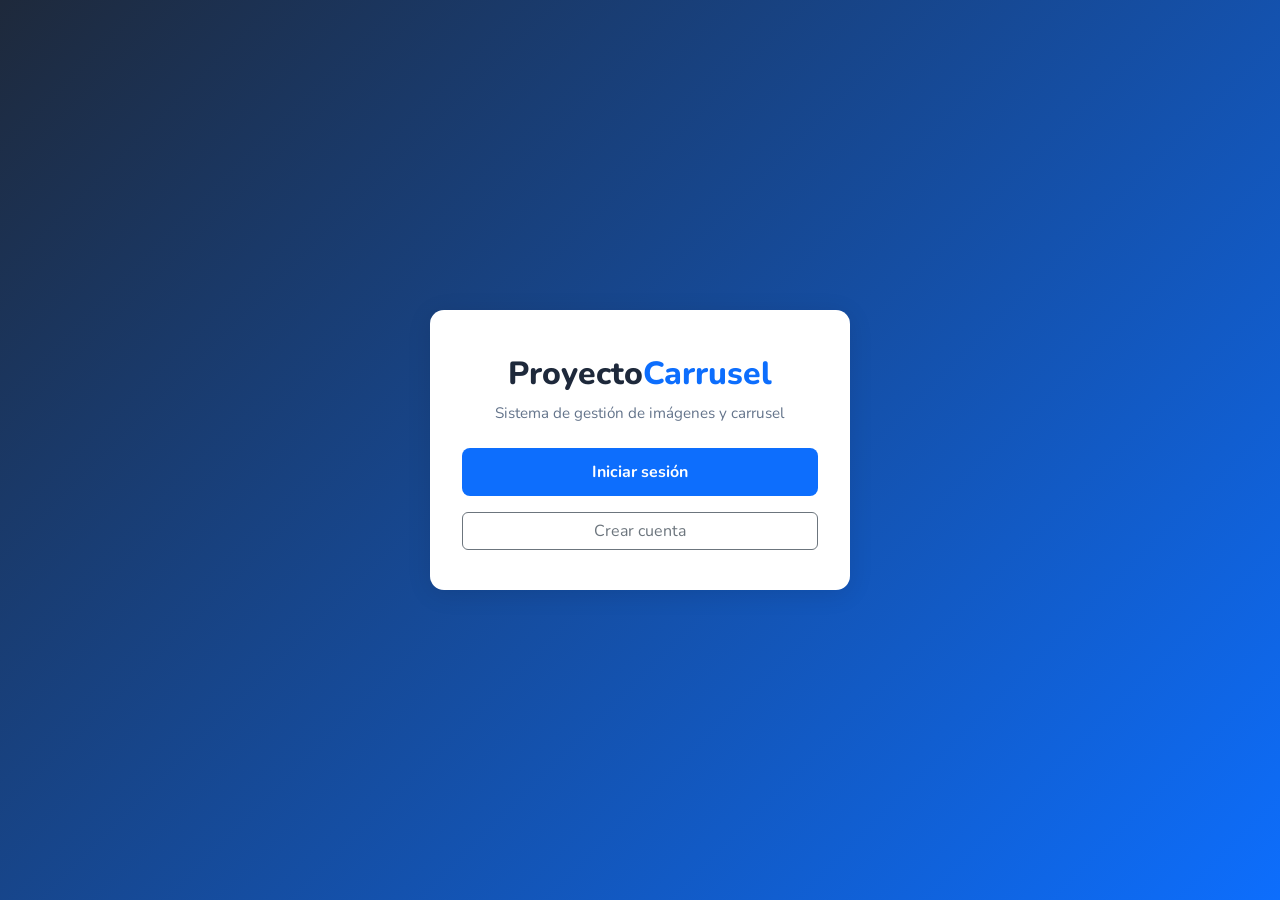
<file: index.html>
<!DOCTYPE html>
<html lang="es">
<head>
    <meta charset="UTF-8">
    <meta name="viewport" content="width=device-width, initial-scale=1.0">
    <title>Proyecto </title>
    <link href="https://cdn.jsdelivr.net/npm/bootstrap@5.3.3/dist/css/bootstrap.min.css" rel="stylesheet">
    <link rel="stylesheet" href="styles.css">
</head>
<body>
<div class="login-wrapper">
    <div class="login-card text-center">
        <div class="login-logo">Proyecto<span>Carrusel</span></div>
        <p class="login-subtitle">Sistema de gestión de imágenes y carrusel</p>
        <div class="d-grid gap-3 mt-4">
            <a href="login.html" class="btn-login" style="text-decoration:none; text-align:center;">
                Iniciar sesión
            </a>
            <a href="registro.html" class="btn btn-outline-secondary">
                Crear cuenta
            </a>
        </div>
    </div>
</div>
</body>
</html>
</file>
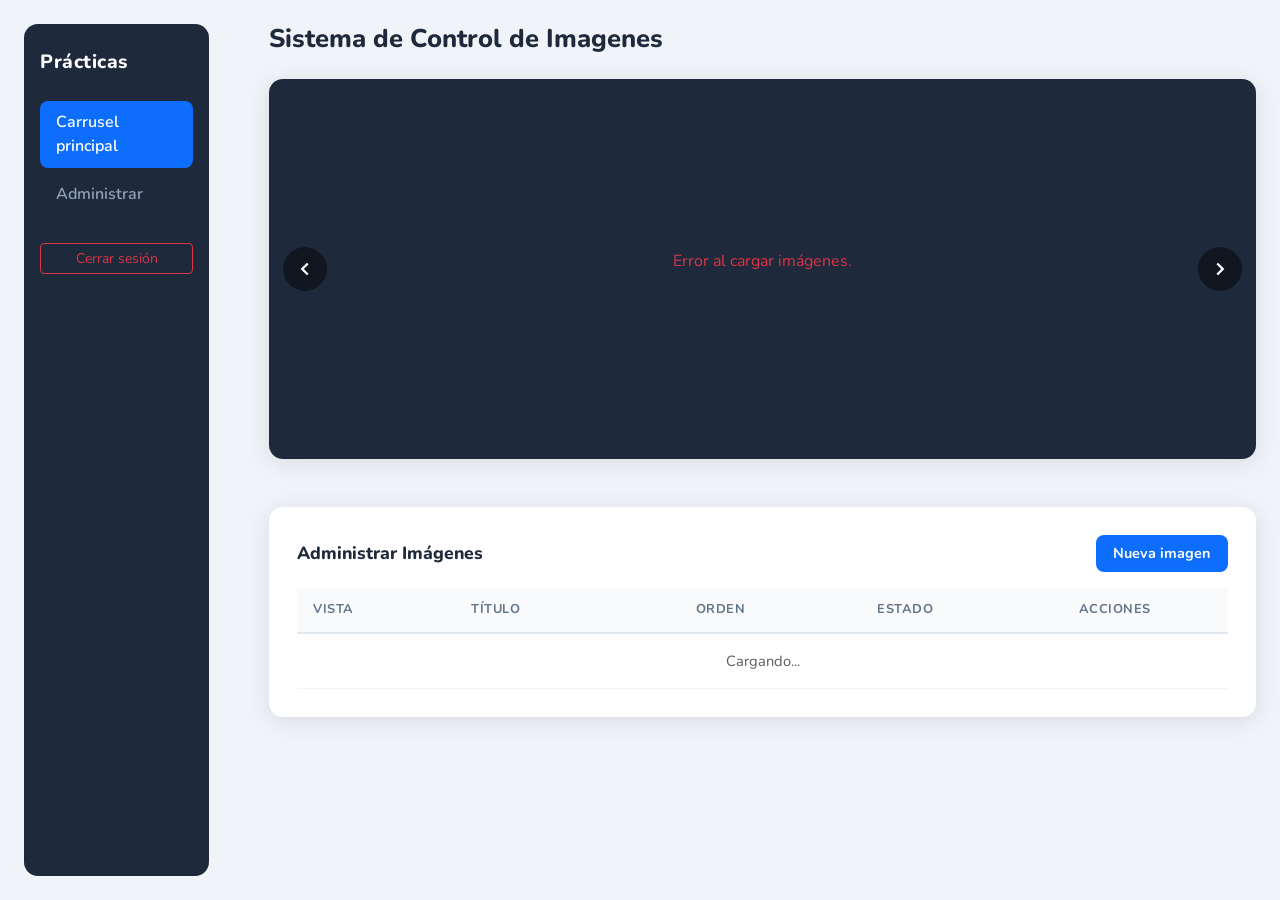
<file: dashboard.html>
<!DOCTYPE html>
<html lang="es">
<head>
    <meta charset="UTF-8">
    <meta name="viewport" content="width=device-width, initial-scale=1.0">
    <title>Dashboard – Sistema Escolar</title>
    <link href="https://cdn.jsdelivr.net/npm/bootstrap@5.3.3/dist/css/bootstrap.min.css" rel="stylesheet">
    <link rel="stylesheet" href="styles.css">
</head>
<body>

<!-- CONTENEDOR AJAX – Sustitución de Nodos-->
<div id="contenedor-ajax" style="display:none;" aria-hidden="true">
    <!-- El JS inserta/sustituye aquí: <img id="img-node-TIMESTAMP" class="img-sustituida" src="..." alt="..."> -->
</div>

<div class="container-fluid p-3 p-md-4">
    <div class="row g-4">

        <!-- SIDEBAR -->
        <aside class="col-12 col-lg-2">
            <div class="sidebar-container">
                <div class="sidebar-title text-center text-lg-start">Prácticas</div>
                <nav class="nav flex-column nav-pills-custom">
                    <a class="nav-link active" href="#secCarrusel">Carrusel principal</a>
                    <a class="nav-link" href="#secAdmin">Administrar</a>
                </nav>
                <div class="mt-4">
                    <a href="logout.php" class="btn btn-outline-danger btn-sm w-100">Cerrar sesión</a>
                </div>
            </div>
        </aside>

        <!-- CONTENIDO PRINCIPAL -->
        <main class="col-12 col-lg-10 ps-lg-5">
            <h1 class="main-header-title text-center text-lg-start">Sistema de Control de Imagenes</h1>

            <!-- CARRUSEL -->
            <section id="secCarrusel" class="mb-5">
                <div id="carouselWrapper">
                    <button id="btnPrev" class="carousel-arrow" aria-label="Anterior">
                        <svg width="22" height="22" fill="none" stroke="currentColor" stroke-width="2.5" viewBox="0 0 24 24"><path d="M15 18l-6-6 6-6"/></svg>
                    </button>
                    <div id="slide-container">
                        <div class="text-white text-center">
                            <div class="spinner-border text-light mb-2"></div>
                            <p>Cargando...</p>
                        </div>
                    </div>
                    <button id="btnNext" class="carousel-arrow" aria-label="Siguiente">
                        <svg width="22" height="22" fill="none" stroke="currentColor" stroke-width="2.5" viewBox="0 0 24 24"><path d="M9 18l6-6-6-6"/></svg>
                    </button>
                    <div id="carouselIndicadores"></div>
                </div>
                <div id="infoImagen" class="card p-3 shadow-sm mt-3" style="display:none; border-left:5px solid #0d6efd;">
                    <h5 id="imgTitulo" class="mb-1 fw-bold text-primary"></h5>
                    <p id="imgDescripcion" class="text-muted mb-0"></p>
                </div>
            </section>

            <!-- ADMINISTRADOR -->
            <section id="secAdmin" class="mb-5">
                <div class="admin-panel">
                    <div class="admin-panel-header">
                        <h4 class="admin-panel-title">Administrar Imágenes</h4>
                        <button id="btnNuevaImagen" class="btn-admin-new">Nueva imagen</button>
                    </div>
                    <div id="adminNotif"></div>
                    <div class="table-responsive mt-3">
                        <table class="admin-table">
                            <thead>
                                <tr>
                                    <th>Vista</th>
                                    <th>Título</th>
                                    <th class="text-center">Orden</th>
                                    <th class="text-center">Estado</th>
                                    <th class="text-center">Acciones</th>
                                </tr>
                            </thead>
                            <tbody id="tablaImagenes">
                                <tr><td colspan="5" class="text-center py-4 text-muted">Cargando...</td></tr>
                            </tbody>
                        </table>
                    </div>
                </div>
            </section>
        </main>
    </div>
</div>

<script src="https://code.jquery.com/jquery-3.7.1.min.js"></script>
<script src="https://cdn.jsdelivr.net/npm/bootstrap@5.3.3/dist/js/bootstrap.bundle.min.js"></script>
<script src="script.js"></script>
</body>
</html>
</file>
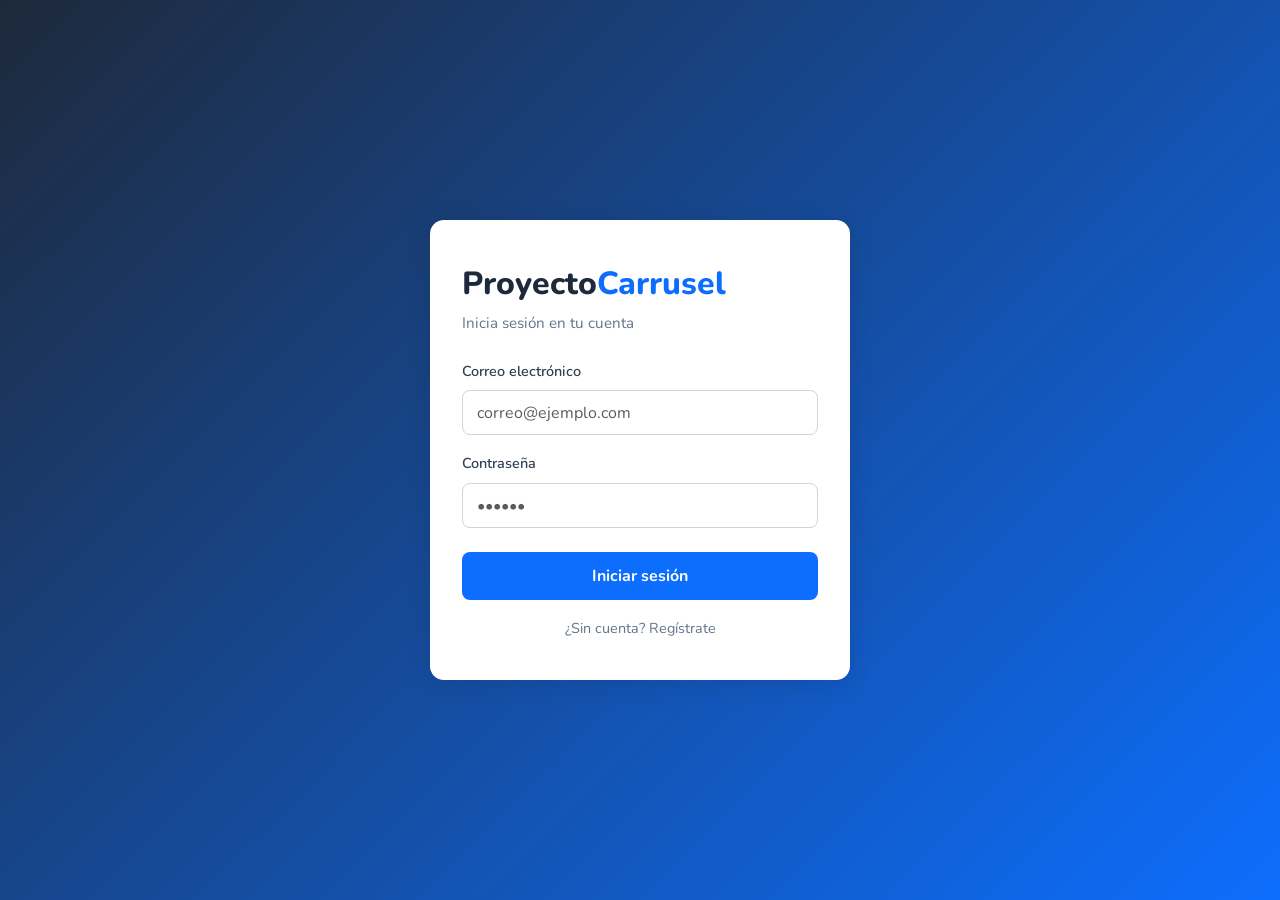
<file: login.html>
<!DOCTYPE html>
<html lang="es">
<head>
    <meta charset="UTF-8">
    <meta name="viewport" content="width=device-width, initial-scale=1.0">
    <title>Iniciar sesión</title>
    <link href="https://cdn.jsdelivr.net/npm/bootstrap@5.3.3/dist/css/bootstrap.min.css" rel="stylesheet">
    <link rel="stylesheet" href="styles.css">
</head>
<body>
<div class="login-wrapper">
    <div class="login-card">
        <div class="login-logo">Proyecto<span>Carrusel</span></div>
        <p class="login-subtitle">Inicia sesión en tu cuenta</p>
        <div id="loginError" class="login-error" style="display:none;"></div>
        <div class="mb-3">
            <label class="form-label">Correo electrónico</label>
            <input type="email" id="email" class="form-control" placeholder="correo@ejemplo.com">
        </div>
        <div class="mb-4">
            <label class="form-label">Contraseña</label>
            <input type="password" id="password" class="form-control" placeholder="••••••">
        </div>
        <button id="btnLogin" class="btn-login">Iniciar sesión</button>
        <div class="text-center mt-3">
            <a href="registro.html" class="link-back">¿Sin cuenta? Regístrate</a>
        </div>
    </div>
</div>
<script>
document.getElementById('btnLogin').addEventListener('click', async () => {
    const email    = document.getElementById('email').value.trim();
    const password = document.getElementById('password').value.trim();
    const errBox   = document.getElementById('loginError');
    errBox.style.display = 'none';
    if (!email || !password) { errBox.textContent='Completa todos los campos'; errBox.style.display='block'; return; }
    const btn = document.getElementById('btnLogin');
    btn.textContent = 'Entrando...'; btn.disabled = true;
    try {
        const r  = await fetch('login.php', { method:'POST',
                   headers:{'Content-Type':'application/json'},
                   body: JSON.stringify({email,password}) });
        const d  = await r.json();
        if (d.exito) { window.location.href = 'dashboard.html'; }
        else { errBox.textContent = d.mensaje; errBox.style.display='block'; }
    } catch(e) { errBox.textContent='Error de red'; errBox.style.display='block'; }
    finally    { btn.textContent='Iniciar sesión'; btn.disabled=false; }
});
document.getElementById('password').addEventListener('keydown', e => {
    if (e.key === 'Enter') document.getElementById('btnLogin').click();
});
</script>
</body>
</html>
</file>
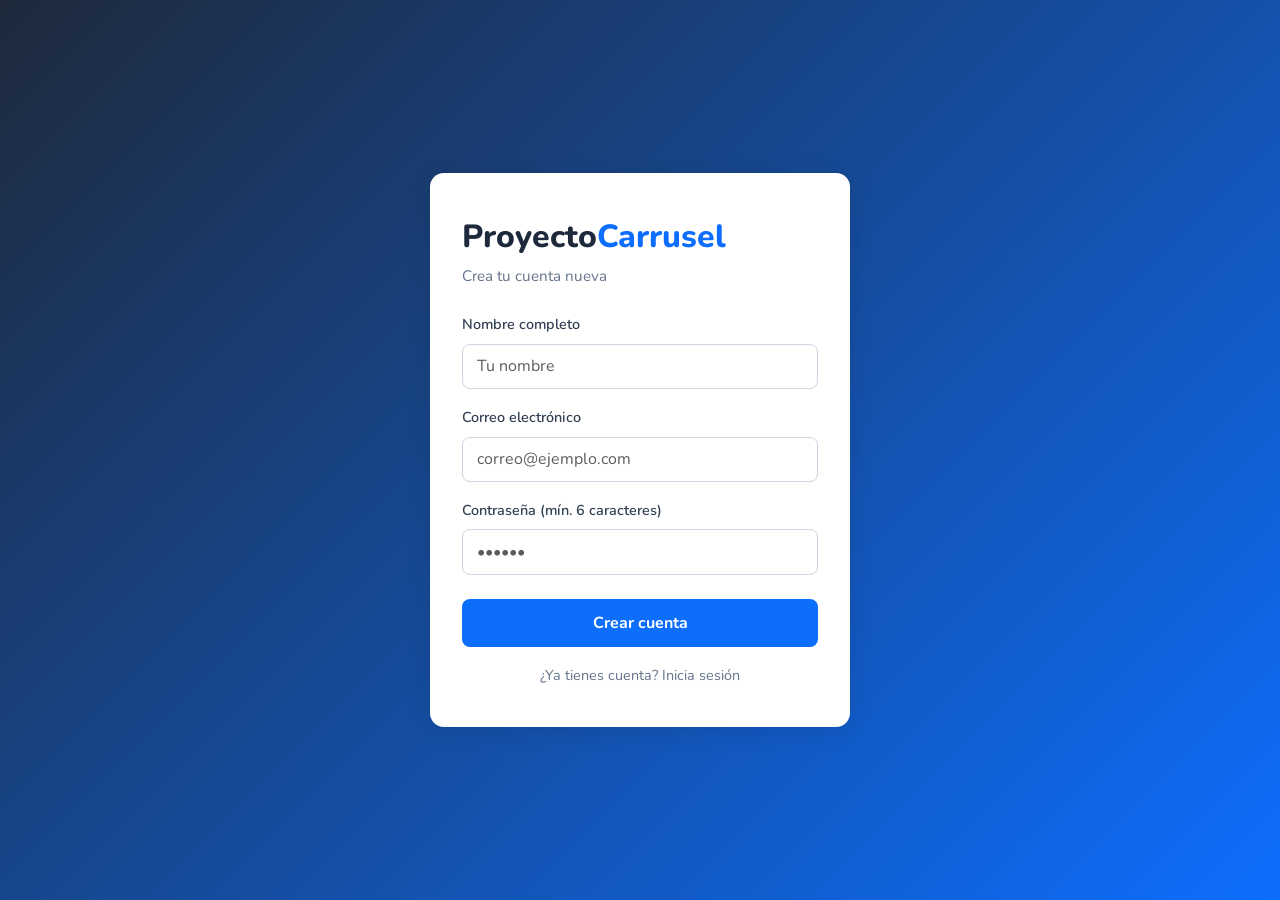
<file: registro.html>
<!DOCTYPE html>
<html lang="es">
<head>
    <meta charset="UTF-8">
    <meta name="viewport" content="width=device-width, initial-scale=1.0">
    <title>Crear cuenta</title>
    <link href="https://cdn.jsdelivr.net/npm/bootstrap@5.3.3/dist/css/bootstrap.min.css" rel="stylesheet">
    <link rel="stylesheet" href="styles.css">
</head>
<body>
<div class="login-wrapper">
    <div class="login-card">
        <div class="login-logo">Proyecto<span>Carrusel</span></div>
        <p class="login-subtitle">Crea tu cuenta nueva</p>
        <div id="regMsg" class="login-error" style="display:none;"></div>
        <div class="mb-3">
            <label class="form-label">Nombre completo</label>
            <input type="text" id="nombre" class="form-control" placeholder="Tu nombre">
        </div>
        <div class="mb-3">
            <label class="form-label">Correo electrónico</label>
            <input type="email" id="email" class="form-control" placeholder="correo@ejemplo.com">
        </div>
        <div class="mb-4">
            <label class="form-label">Contraseña (mín. 6 caracteres)</label>
            <input type="password" id="password" class="form-control" placeholder="••••••">
        </div>
        <button id="btnReg" class="btn-login">Crear cuenta</button>
        <div class="text-center mt-3">
            <a href="login.html" class="link-back">¿Ya tienes cuenta? Inicia sesión</a>
        </div>
    </div>
</div>
<script>
document.getElementById('btnReg').addEventListener('click', async () => {
    const nombre   = document.getElementById('nombre').value.trim();
    const email    = document.getElementById('email').value.trim();
    const password = document.getElementById('password').value.trim();
    const msgBox   = document.getElementById('regMsg');
    msgBox.style.display = 'none';
    if (!nombre||!email||!password) {
        msgBox.className='login-error'; msgBox.textContent='Completa todos los campos';
        msgBox.style.display='block'; return;
    }
    const btn = document.getElementById('btnReg');
    btn.textContent='Registrando...'; btn.disabled=true;
    try {
        const r = await fetch('registro.php', { method:'POST',
                  headers:{'Content-Type':'application/json'},
                  body: JSON.stringify({nombre,email,password}) });
        const d = await r.json();
        if (d.exito) {
            msgBox.className='admin-notif admin-notif--success';
            msgBox.textContent=d.mensaje+' Redirigiendo...';
            msgBox.style.display='block';
            setTimeout(()=> window.location.href='login.html', 1500);
        } else {
            msgBox.className='login-error'; msgBox.textContent=d.mensaje;
            msgBox.style.display='block';
        }
    } catch(e) { msgBox.className='login-error'; msgBox.textContent='Error de red'; msgBox.style.display='block'; }
    finally    { btn.textContent='Crear cuenta'; btn.disabled=false; }
});
</script>
</body>
</html>
</file>
<file: styles.css>
@import url('https://fonts.googleapis.com/css2?family=Nunito:wght@400;600;700;800&display=swap');

:root {
    --primary:    #0d6efd;
    --primary-dk: #0a58ca;
    --sidebar-bg: #1e293b;
    --sidebar-txt:#94a3b8;
    --bg:         #f0f4f8;
    --card-bg:    #ffffff;
    --radius:     14px;
    --shadow:     0 4px 24px rgba(0,0,0,.10);
    --danger:     #dc2626;
    --success:    #16a34a;
}
* { box-sizing: border-box; }
body { font-family: 'Nunito', sans-serif; background: var(--bg); margin: 0; min-height: 100vh; }

/* ── Login / Registro ─────────────────────────────────────── */
.login-wrapper {
    min-height: 100vh; display: flex; align-items: center; justify-content: center;
    background: linear-gradient(135deg, #1e293b 0%, #0d6efd 100%); padding: 1.5rem;
}
.login-card {
    background: var(--card-bg); border-radius: var(--radius);
    box-shadow: var(--shadow); padding: 2.5rem 2rem; width: 100%; max-width: 420px;
}
.login-logo { font-size: 2rem; font-weight: 800; color: #1e293b; margin-bottom: .25rem; }
.login-logo span { color: var(--primary); }
.login-subtitle { color: #64748b; font-size: .95rem; margin-bottom: 1.5rem; }
.form-label { font-weight: 600; color: #334155; font-size: .9rem; }
.form-control { border-radius: 8px; border: 1.5px solid #cbd5e1; padding: .6rem .9rem; transition: border-color .2s; }
.form-control:focus { border-color: var(--primary); box-shadow: 0 0 0 3px rgba(13,110,253,.15); }
.btn-login {
    display: block; width: 100%; padding: .75rem; background: var(--primary); color: #fff;
    border: none; border-radius: 8px; font-size: 1rem; font-weight: 700;
    cursor: pointer; transition: background .2s, transform .1s;
}
.btn-login:hover  { background: var(--primary-dk); }
.btn-login:active { transform: scale(.98); }
.login-error { background: #fee2e2; color: #dc2626; border: 1px solid #fca5a5; border-radius: 8px; padding: .6rem 1rem; font-size: .9rem; margin-bottom: 1rem; }
.link-back { text-decoration: none; font-size: .9rem; color: #64748b; transition: color .2s; }
.link-back:hover { color: var(--primary); }

/* ── Sidebar ──────────────────────────────────────────────── */
.sidebar-container { background: var(--sidebar-bg); border-radius: var(--radius); padding: 1.5rem 1rem; min-height: auto; }
@media (min-width: 992px) { .sidebar-container { min-height: calc(100vh - 3rem); } }
.sidebar-title { color: #fff; font-size: 1.2rem; font-weight: 800; margin-bottom: 1.5rem; letter-spacing: .5px; }
.nav-pills-custom .nav-link { color: var(--sidebar-txt); border-radius: 8px; padding: .6rem 1rem; font-weight: 600; margin-bottom: .25rem; transition: background .2s, color .2s; }
.nav-pills-custom .nav-link:hover  { background: rgba(255,255,255,.08); color: #fff; }
.nav-pills-custom .nav-link.active { background: var(--primary); color: #fff; }
.main-header-title { font-size: 1.6rem; font-weight: 800; color: #1e293b; margin-bottom: 1.5rem; }

/* ── Carrusel ─────────────────────────────────────────────── */
#carouselWrapper {
    position: relative; border-radius: var(--radius); overflow: hidden;
    box-shadow: var(--shadow); background: #1e293b; min-height: 380px;
}
#slide-container {
    min-height: 380px; display: flex; align-items: center; justify-content: center;
}
#slide-container .visor-slide { width: 100%; position: relative; }
.carousel-arrow {
    position: absolute; top: 50%; transform: translateY(-50%); z-index: 10;
    background: rgba(0,0,0,.45); border: none; color: #fff;
    width: 44px; height: 44px; border-radius: 50%;
    display: flex; align-items: center; justify-content: center;
    cursor: pointer; transition: background .2s, transform .15s;
}
.carousel-arrow:hover  { background: rgba(0,0,0,.72); }
.carousel-arrow:active { transform: translateY(-50%) scale(.93); }
#btnPrev { left:  14px; }
#btnNext { right: 14px; }
#carouselIndicadores {
    position: absolute; bottom: 12px; left: 50%; transform: translateX(-50%);
    display: flex; gap: 6px; z-index: 10;
}
.carousel-dot {
    width: 10px; height: 10px; border-radius: 50%;
    border: 2px solid rgba(255,255,255,.7); background: transparent;
    cursor: pointer; padding: 0; transition: background .2s, border-color .2s;
}
.carousel-dot--active { background: #fff; border-color: #fff; }

/* ── Admin panel ──────────────────────────────────────────── */
.admin-panel { background: var(--card-bg); border-radius: var(--radius); box-shadow: var(--shadow); padding: 1.75rem; position: relative; }
.admin-panel-header { display: flex; align-items: center; justify-content: space-between; flex-wrap: wrap; gap: .75rem; margin-bottom: 1rem; }
.admin-panel-title  { font-size: 1.1rem; font-weight: 800; color: #1e293b; margin: 0; }
.btn-admin-new {
    background: var(--primary); color: #fff; border: none; border-radius: 8px;
    padding: .5rem 1.1rem; font-family: 'Nunito',sans-serif; font-weight: 700;
    font-size: .9rem; cursor: pointer; transition: background .2s;
}
.btn-admin-new:hover { background: var(--primary-dk); }
.admin-notif { border-radius: 8px; padding: .6rem 1rem; font-size: .9rem; font-weight: 600; margin-bottom: .75rem; }
.admin-notif--success { background: #dcfce7; color: var(--success); border: 1px solid #86efac; }
.admin-notif--error   { background: #fee2e2; color: var(--danger);  border: 1px solid #fca5a5; }

/* ── Tabla ────────────────────────────────────────────────── */
.admin-table { width: 100%; border-collapse: separate; border-spacing: 0; font-size: .92rem; }
.admin-table thead th {
    background: #f8fafc; color: #64748b; font-weight: 700; font-size: .8rem;
    text-transform: uppercase; letter-spacing: .5px;
    padding: .75rem 1rem; border-bottom: 2px solid #e2e8f0;
}
.admin-table tbody tr { transition: background .15s; }
.admin-table tbody tr:hover { background: #f8fafc; }
.admin-table tbody td { padding: .75rem 1rem; border-bottom: 1px solid #f1f5f9; vertical-align: middle; color: #334155; }
.admin-thumb { width: 56px; height: 38px; object-fit: cover; border-radius: 6px; display: block; background: #e2e8f0; }
.badge-estado { display: inline-block; padding: .25rem .65rem; border-radius: 20px; font-size: .75rem; font-weight: 700; }
.badge-activo   { background: #dcfce7; color: #15803d; }
.badge-inactivo { background: #f1f5f9; color: #94a3b8; }
.btn-icon {
    display: inline-flex; align-items: center; justify-content: center;
    width: 30px; height: 30px; border: none; border-radius: 6px;
    cursor: pointer; margin: 0 2px; background: #f1f5f9; color: #475569;
    transition: background .15s, color .15s, transform .1s;
}
.btn-icon:hover   { transform: scale(1.1); }
.btn-edit:hover   { background: #dbeafe; color: var(--primary); }
.btn-delete:hover { background: #fee2e2; color: var(--danger); }
.btn-toggle:hover { background: #fef9c3; color: #854d0e; }
.fw-600 { font-weight: 600; }

/* ── Modal ────────────────────────────────────────────────── */
.admin-modal {
    position: fixed; inset: 0; background: rgba(15,23,42,.55);
    display: flex; align-items: center; justify-content: center;
    z-index: 1050; padding: 1rem; backdrop-filter: blur(2px);
}
.admin-modal-inner {
    background: var(--card-bg); border-radius: var(--radius);
    box-shadow: 0 20px 60px rgba(0,0,0,.25);
    width: 100%; max-width: 520px; max-height: 92vh;
    overflow-y: auto; display: flex; flex-direction: column; animation: modalIn .2s ease;
}
@keyframes modalIn { from { opacity:0; transform:translateY(-12px) scale(.97); } to { opacity:1; transform:none; } }
.admin-modal-header {
    display: flex; align-items: center; justify-content: space-between;
    padding: 1.25rem 1.5rem 1rem; border-bottom: 1px solid #f1f5f9;
    position: sticky; top: 0; background: var(--card-bg); z-index: 1;
}
.admin-modal-header h5 { font-weight: 800; color: #1e293b; font-size: 1.05rem; }
.btn-modal-close { background: none; border: none; color: #94a3b8; cursor: pointer; padding: .25rem; border-radius: 6px; transition: color .15s, background .15s; display: flex; align-items: center; }
.btn-modal-close:hover { color: #1e293b; background: #f1f5f9; }
.admin-modal-body   { padding: 1.25rem 1.5rem; flex: 1; }
.admin-modal-footer { padding: 1rem 1.5rem; border-top: 1px solid #f1f5f9; display: flex; justify-content: flex-end; gap: .75rem; position: sticky; bottom: 0; background: var(--card-bg); }
.btn-admin-save { display: inline-flex; align-items: center; background: var(--primary); color: #fff; border: none; border-radius: 8px; padding: .5rem 1.4rem; font-family: 'Nunito',sans-serif; font-weight: 700; font-size: .95rem; cursor: pointer; transition: background .2s; }
.btn-admin-save:hover    { background: var(--primary-dk); }
.btn-admin-save:disabled { opacity: .7; cursor: not-allowed; }

/* ── Tabs imagen ──────────────────────────────────────────── */
.img-source-tabs { display: flex; gap: .5rem; background: #f1f5f9; border-radius: 10px; padding: 4px; }
.img-tab { flex: 1; display: inline-flex; align-items: center; justify-content: center; padding: .45rem .75rem; border: none; border-radius: 7px; background: transparent; font-family: 'Nunito',sans-serif; font-weight: 700; font-size: .85rem; color: #64748b; cursor: pointer; transition: background .18s, color .18s, box-shadow .18s; }
.img-tab.active { background: #fff; color: var(--primary); box-shadow: 0 1px 6px rgba(0,0,0,.10); }

/* ── Drop zone ────────────────────────────────────────────── */
.file-drop-zone { border: 2px dashed #cbd5e1; border-radius: 12px; padding: 1.75rem 1rem; text-align: center; cursor: pointer; transition: border-color .2s, background .2s; background: #f8fafc; }
.file-drop-zone:hover, .file-drop-zone.dragover { border-color: var(--primary); background: #eff6ff; }
.file-drop-icon { color: #94a3b8; margin-bottom: .6rem; }
.file-drop-text { margin: 0 0 .25rem; font-weight: 700; color: #334155; font-size: .95rem; }
.file-drop-text span { color: var(--primary); }
.file-drop-hint { margin: 0; font-size: .78rem; color: #94a3b8; }
.file-chosen { display: flex; align-items: center; justify-content: space-between; background: #eff6ff; border: 1px solid #bfdbfe; border-radius: 8px; padding: .5rem .85rem; margin-top: .6rem; font-size: .88rem; font-weight: 600; color: #1d4ed8; gap: .5rem; }
.btn-quitar-archivo { background: none; border: none; cursor: pointer; color: #64748b; padding: 2px; border-radius: 4px; display: inline-flex; align-items: center; transition: color .15s; }
.btn-quitar-archivo:hover { color: var(--danger); }

/* ── Preview ──────────────────────────────────────────────── */
.admin-preview { border-radius: 10px; overflow: hidden; border: 1px solid #e2e8f0; position: relative; }
.admin-preview img { width: 100%; height: 170px; object-fit: cover; display: block; }
.preview-label { position: absolute; bottom: 0; left: 0; right: 0; background: rgba(0,0,0,.45); color: #fff; font-size: .75rem; font-weight: 700; padding: .2rem .6rem; text-align: center; letter-spacing: .5px; text-transform: uppercase; }
</file>
